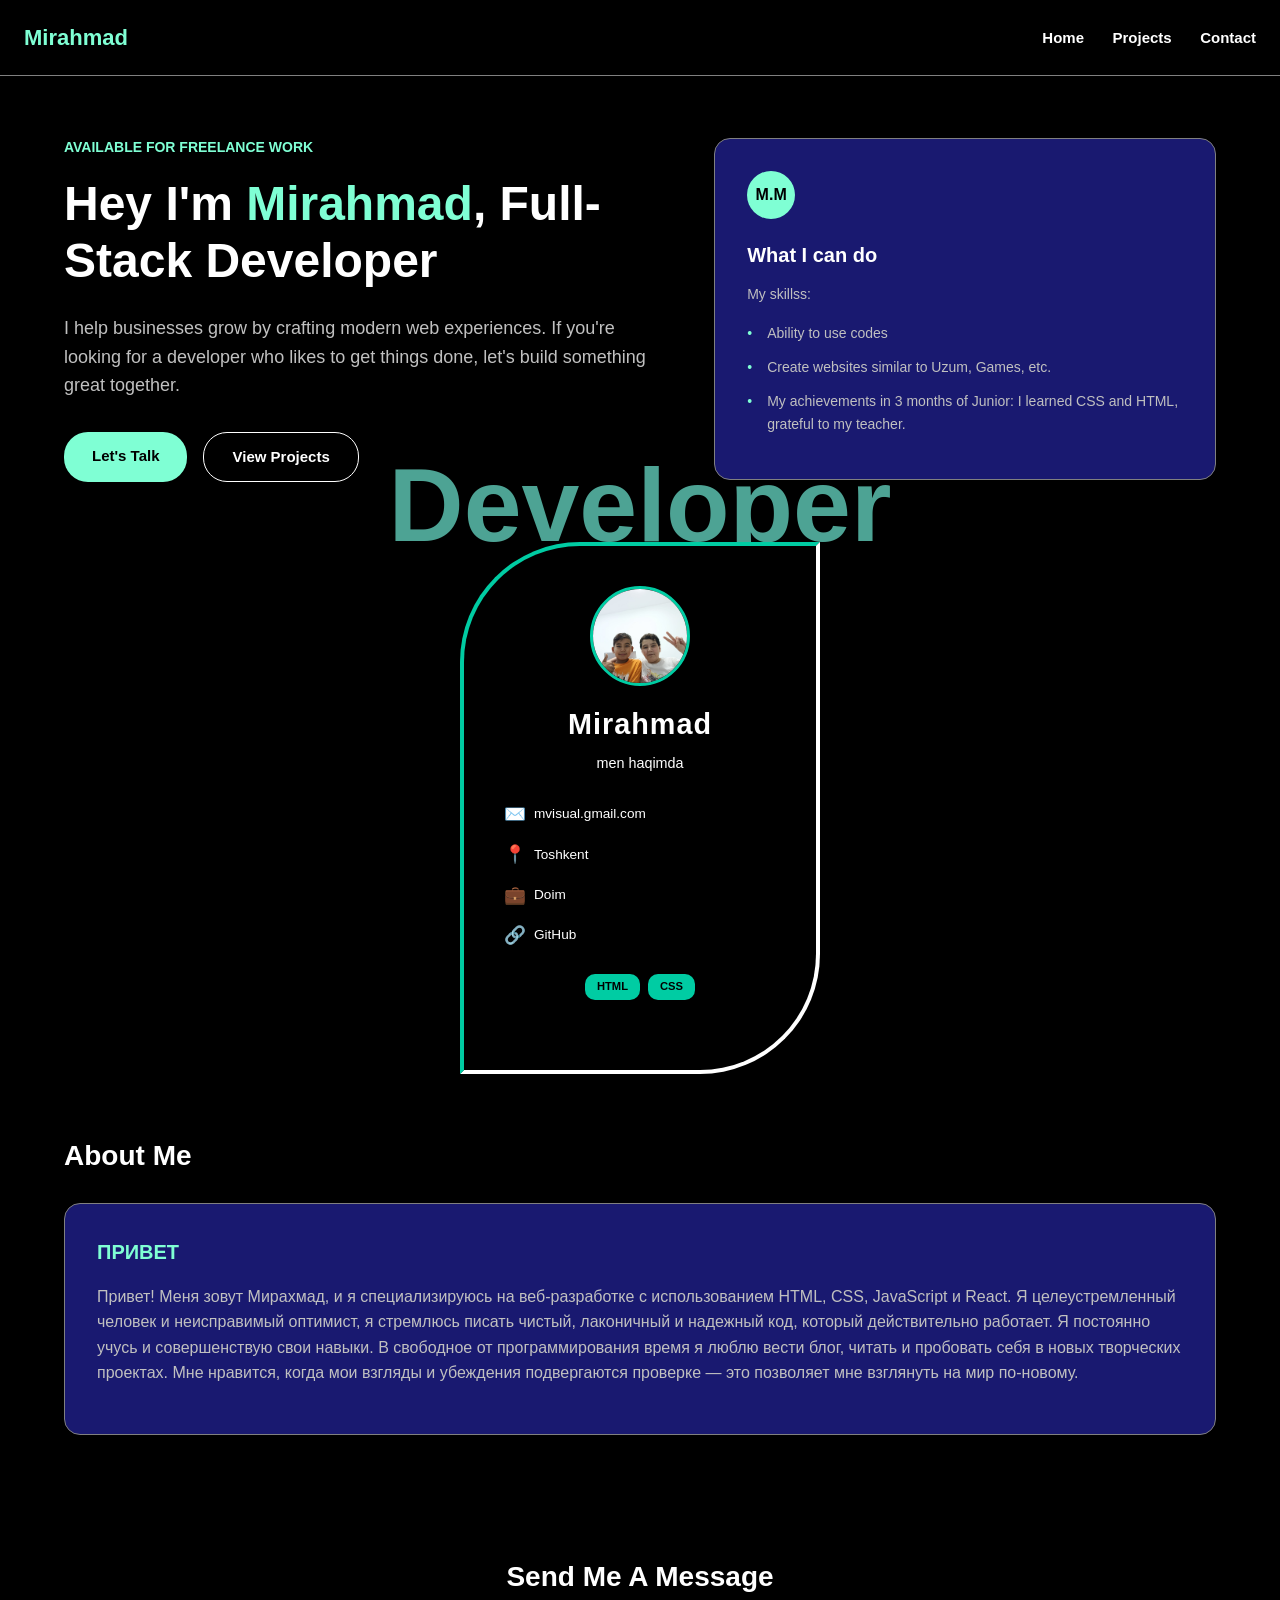
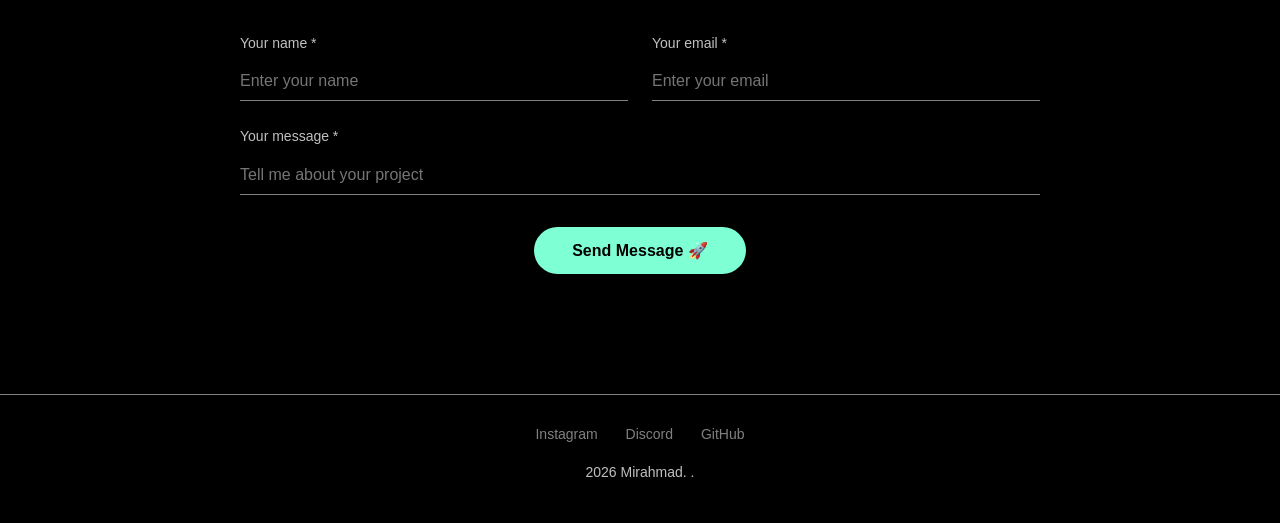
<file: index.html>
<!DOCTYPE html>
<html lang="ru">
<head>
  <meta charset="UTF-8">
  <meta name="viewport" content="width=device-width, initial-scale=1.0">
  <title>Mirahmad - Portfolio</title>
  <link rel="stylesheet" href="./style.css">
</head>
<body>

  <header class="top">
    <div class="logo"> Mirahmad</div>
    <nav class="nav">
      <a href="#">Home</a>
      <a href="#">Projects</a>
      <a href="#contact">Contact</a>
    </nav>
  </header>

  <main>

 
    <section class="hero">
      <div class="hero-content">
        <p class="eyebrow">Available for freelance work</p>
        <h1>Hey I'm <span>Mirahmad</span>, Full-Stack Developer</h1>
        <p class="sub">I help businesses grow by crafting modern web experiences. If you're looking for a developer who likes to get things done, let's build something great together.</p>
        <div class="hero-actions">
          <a href="#contact" class="btn">Let's Talk</a>
          <a href="#" class="btn btn-secondary">View Projects</a>
        </div>
      </div>

      <div class="hero-card">
        <div class="avatar">M.M</div>
        <h3>What I can do</h3>
        <p>My skillss:</p>
        <ul>
          <li>Ability to use codes</li>
          <li>Create websites similar to Uzum, Games, etc.</li>
          <li>My achievements in 3 months of Junior: I learned CSS and HTML, grateful to my teacher.</li>
        </ul>
      </div>
    </section>

       <div class="konteyner">
      <h1 class="orqa-matn">Developer</h1>
      <div class="karta">
        <div class="profil-rasm">
          <img src="./img/photo_2026-07-09_13-06-17.jpg" alt="mm" />
        </div>
        <h2>Mirahmad</h2>
        <p class="kasb">men haqimda</p>
        <div class="malumotlar">
          <div class="satr">
            <span class="belgi">✉️</span>
            <span>mvisual.gmail.com</span>
          </div>
          <div class="satr">
            <span class="belgi">📍</span>
            <span>Toshkent</span>
          </div>
          <div class="satr">
            <span class="belgi">💼</span>
            <span>Doim</span>
          </div>
          <div class="satr">
            <span class="belgi">🔗</span>
            <a href="https://github.com" target="_blank">GitHub</a>
          </div>
        </div>
        <div class="teglar">
          <span class="teg">HTML</span>
          <span class="teg">CSS</span>
        </div>
      </div>
    </div>

    <section class="about">
      <h2>About Me</h2>
      <div class="about-card">
        <h3>ПРИВЕТ</h3>
        <p>Привет! Меня зовут Мирахмад, и я специализируюсь на веб-разработке с использованием HTML, CSS, JavaScript и React. Я целеустремленный человек и неисправимый оптимист, я стремлюсь писать чистый, лаконичный и надежный код, который действительно работает. Я постоянно учусь и совершенствую свои навыки. В свободное от программирования время я люблю вести блог, читать и пробовать себя в новых творческих проектах. Мне нравится, когда мои взгляды и убеждения подвергаются проверке — это позволяет мне взглянуть на мир по-новому.</p>
      </div>
    </section>



    <section class="contact-form-section" id="contact">
      <h2>Send Me A Message</h2>
      <form class="contact-form">
        <div class="form-group">
          <label>Your name *</label>
          <input type="text" placeholder="Enter your name" required>
        </div>
        <div class="form-group">
          <label>Your email *</label>
          <input type="email" placeholder="Enter your email" required>
        </div>
        <div class="form-group full-width">
          <label>Your message *</label>
          <input type="text" placeholder="Tell me about your project" required>
        </div>
        <button type="submit" class="btn-submit">Send Message 🚀</button>
      </form>
    </section>
  </main>

  <footer class="footer">
    <div class="footer-links">
      <a href="https://instagram.com">Instagram</a>
      <a href="https://discord.com">Discord</a>
      <a href="https://github.com">GitHub</a>
    </div>
    <p> 2026 Mirahmad. .</p>
  </footer>

</body>
</html>
</file>
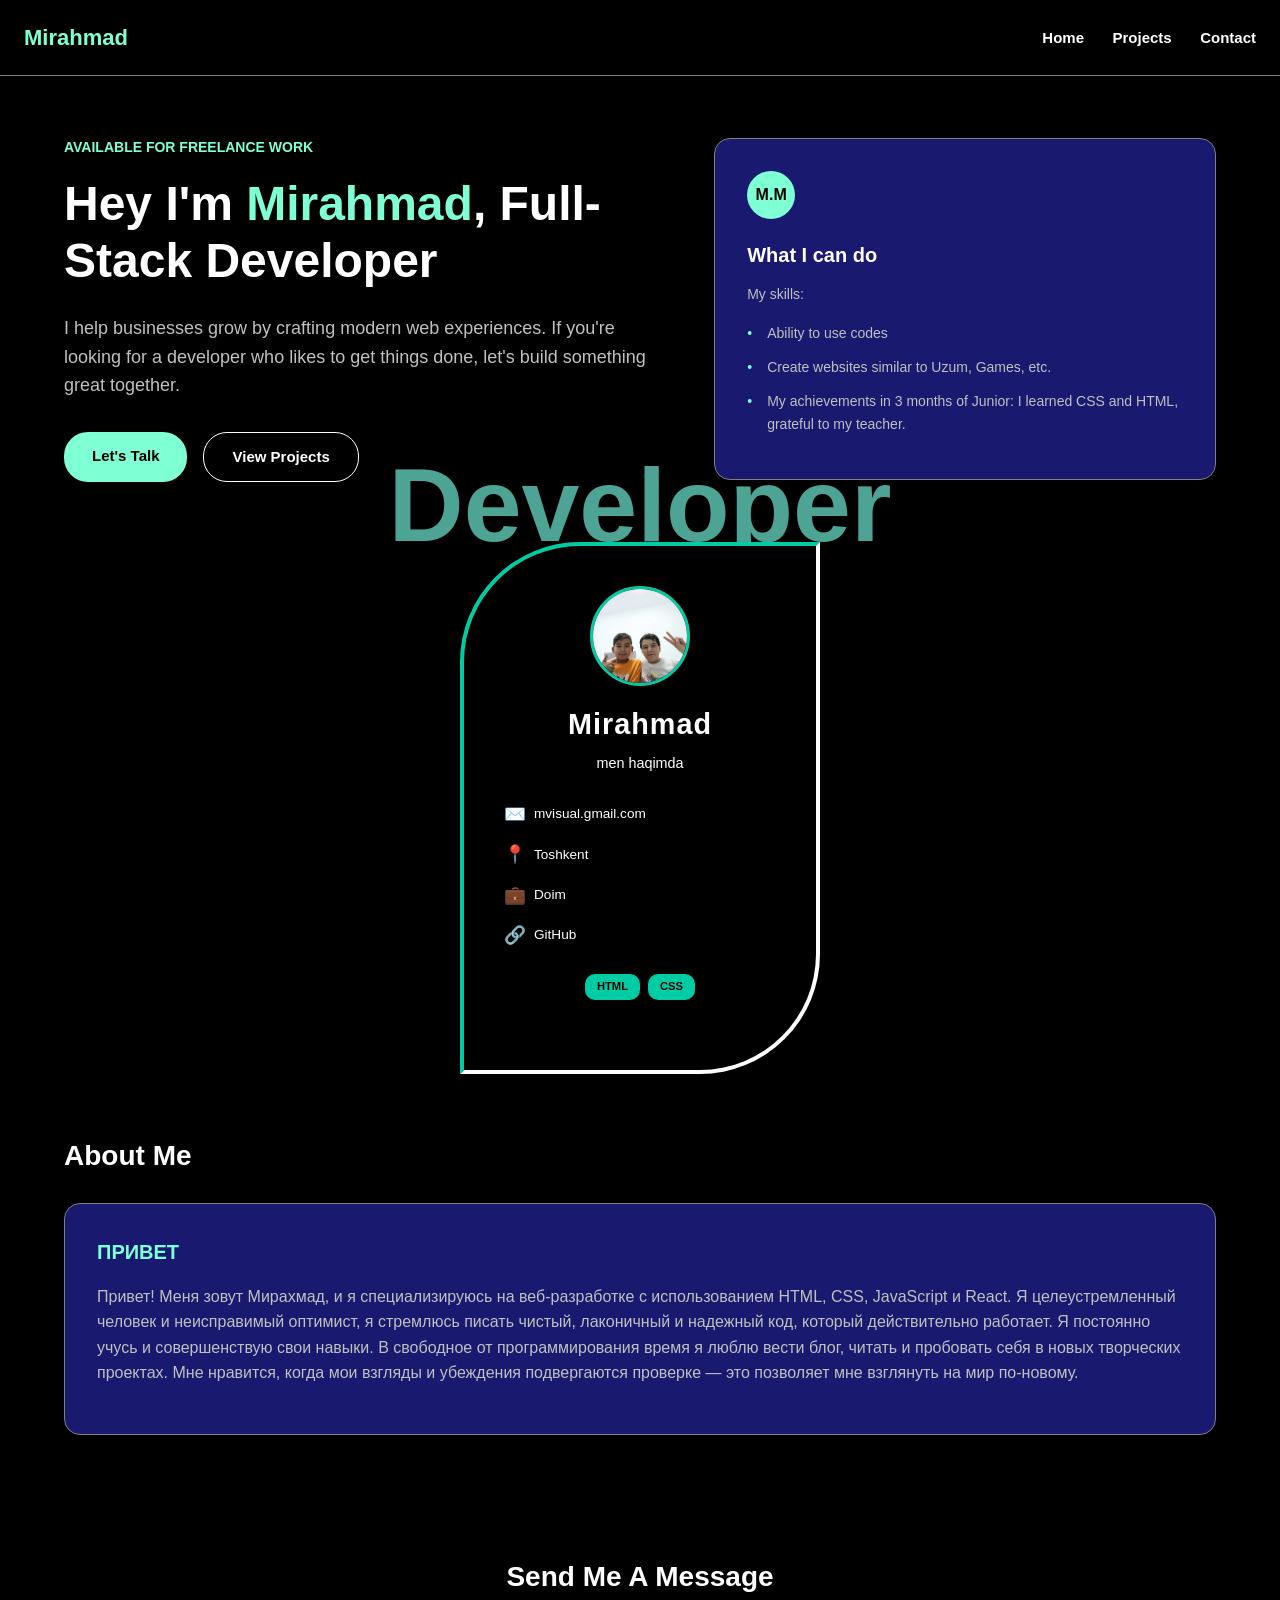
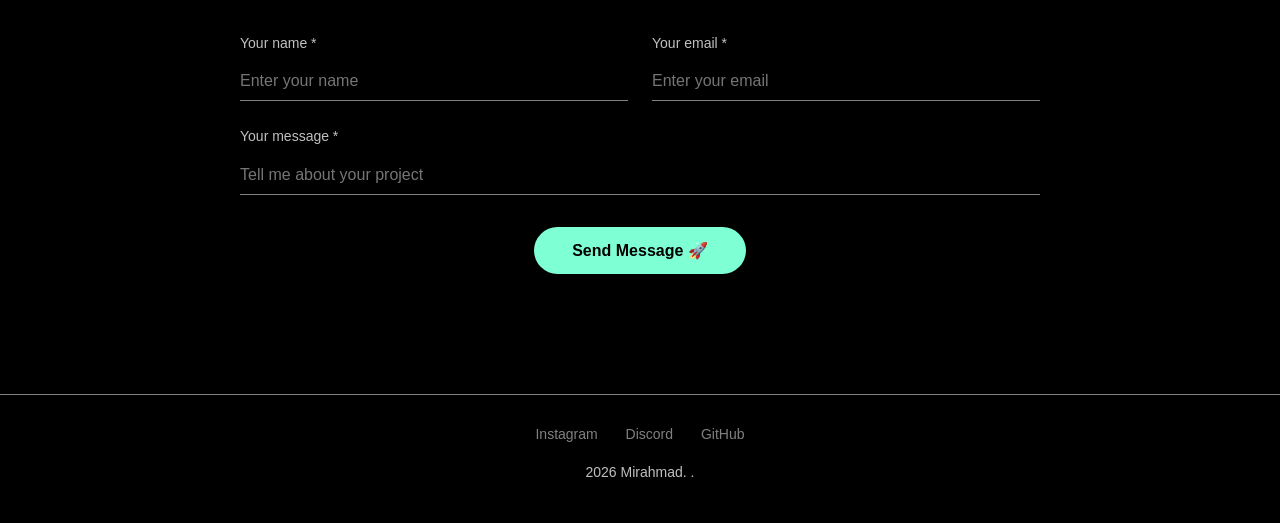
<file: дз.html>
<!DOCTYPE html>
<html lang="ru">
<head>
  <meta charset="UTF-8">
  <meta name="viewport" content="width=device-width, initial-scale=1.0">
  <title>Mirahmad - Portfolio</title>
  <link rel="stylesheet" href="дз.css">
</head>
<body>

  <header class="top">
    <div class="logo"> Mirahmad</div>
    <nav class="nav">
      <a href="#">Home</a>
      <a href="#">Projects</a>
      <a href="#contact">Contact</a>
    </nav>
  </header>

  <main>

 
    <section class="hero">
      <div class="hero-content">
        <p class="eyebrow">Available for freelance work</p>
        <h1>Hey I'm <span>Mirahmad</span>, Full-Stack Developer</h1>
        <p class="sub">I help businesses grow by crafting modern web experiences. If you're looking for a developer who likes to get things done, let's build something great together.</p>
        <div class="hero-actions">
          <a href="#contact" class="btn">Let's Talk</a>
          <a href="#" class="btn btn-secondary">View Projects</a>
        </div>
      </div>

      <div class="hero-card">
        <div class="avatar">M.M</div>
        <h3>What I can do</h3>
        <p>My skills:</p>
        <ul>
          <li>Ability to use codes</li>
          <li>Create websites similar to Uzum, Games, etc.</li>
          <li>My achievements in 3 months of Junior: I learned CSS and HTML, grateful to my teacher.</li>
        </ul>
      </div>
    </section>

       <div class="konteyner">
      <h1 class="orqa-matn">Developer</h1>
      <div class="karta">
        <div class="profil-rasm">
          <img src="./img/photo_2026-07-09_13-06-17.jpg" alt="mm" />
        </div>
        <h2>Mirahmad</h2>
        <p class="kasb">men haqimda</p>
        <div class="malumotlar">
          <div class="satr">
            <span class="belgi">✉️</span>
            <span>mvisual.gmail.com</span>
          </div>
          <div class="satr">
            <span class="belgi">📍</span>
            <span>Toshkent</span>
          </div>
          <div class="satr">
            <span class="belgi">💼</span>
            <span>Doim</span>
          </div>
          <div class="satr">
            <span class="belgi">🔗</span>
            <a href="https://github.com" target="_blank">GitHub</a>
          </div>
        </div>
        <div class="teglar">
          <span class="teg">HTML</span>
          <span class="teg">CSS</span>
        </div>
      </div>
    </div>

    <section class="about">
      <h2>About Me</h2>
      <div class="about-card">
        <h3>ПРИВЕТ</h3>
        <p>Привет! Меня зовут Мирахмад, и я специализируюсь на веб-разработке с использованием HTML, CSS, JavaScript и React. Я целеустремленный человек и неисправимый оптимист, я стремлюсь писать чистый, лаконичный и надежный код, который действительно работает. Я постоянно учусь и совершенствую свои навыки. В свободное от программирования время я люблю вести блог, читать и пробовать себя в новых творческих проектах. Мне нравится, когда мои взгляды и убеждения подвергаются проверке — это позволяет мне взглянуть на мир по-новому.</p>
      </div>
    </section>



    <section class="contact-form-section" id="contact">
      <h2>Send Me A Message</h2>
      <form class="contact-form">
        <div class="form-group">
          <label>Your name *</label>
          <input type="text" placeholder="Enter your name" required>
        </div>
        <div class="form-group">
          <label>Your email *</label>
          <input type="email" placeholder="Enter your email" required>
        </div>
        <div class="form-group full-width">
          <label>Your message *</label>
          <input type="text" placeholder="Tell me about your project" required>
        </div>
        <button type="submit" class="btn-submit">Send Message 🚀</button>
      </form>
    </section>
  </main>

  <footer class="footer">
    <div class="footer-links">
      <a href="https://instagram.com">Instagram</a>
      <a href="https://discord.com">Discord</a>
      <a href="https://github.com">GitHub</a>
    </div>
    <p> 2026 Mirahmad. .</p>
  </footer>

</body>
</html>
</file>
<file: style.css>
html {
  background: black;
  color: white;
  font-family: sans-serif;
  line-height: 1.6;
}

* {
  margin: 0;
  padding: 0;
  box-sizing: border-box;
}

a {
  color: gray;
  text-decoration: none;
}

a:hover {
  color: aquamarine;
}

main {
  max-width: 1200px;
  margin: 0 auto;
  padding: 0 24px 60px;
}

.konteyner {
    position: relative;
    display: flex;
    justify-content: center;
    align-items: center;
    width: 100%;
}


.orqa-matn {
    position: absolute;
    top: -120px;
    font-size: 6.5rem;
    color: #4da394;
    font-weight: bold;
    z-index: 1;
    font-family: sans-serif;
}


.karta {
    background-color: black;
    border: 4px solid white;
    border-left-color: #00cca3;
    border-top-color: #00cca3;
    padding: 40px 30px;
    width: 360px;
    text-align: center;
    color: white;
    z-index: 2;
    border-top-left-radius: 120px;
    border-bottom-right-radius: 120px;
    border-top-right-radius: 0px;
    border-bottom-left-radius: 0px;
}

.profil-rasm {
    width: 100px;
    height: 100px;
    border-radius: 50%;
    border: 3px solid #00cca3;
    margin: 0 auto 15px auto;
    overflow: hidden;
    background-color: white;
}

.profil-rasm img {
    width: 100%;
    height: 100%;
    object-fit: cover;
}

.karta h2 {
    font-size: 1.8rem;
    margin-bottom: 5px;
    letter-spacing: 1px;
}

.kasb {
    font-size: 0.9rem;
    color: white;
    margin-bottom: 25px;
}


.malumotlar {
    text-align: left;
    margin-bottom: 25px;
    padding-left: 10px;
}

.satr {
    display: flex;
    align-items: center;
    margin-bottom: 12px;
    font-size: 0.85rem;
}

.belgi {
    color: #00cca3;
    margin-right: 15px;
    font-size: 1.1rem;
    width: 15px;
    text-align: center;
}

.malumotlar a {
    color: white;
    text-decoration: none;
}

.malumotlar a:hover {
    text-decoration: underline;
}

.teglar {
    display: flex;
    justify-content: center;
    gap: 8px;
    margin-bottom: 30px;
}

.teg {
    background-color: #00cca3;
    color: black;
    font-size: 0.7rem;
    font-weight: bold;
    padding: 4px 12px;
    border-radius: 10px;
}

.tugma {
    display: inline-flex;
    align-items: center;
    justify-content: center;
    gap: 10px;
    background-color: white;
    color: black;
    text-decoration: none;
    font-size: 0.9rem;
    padding: 10px 25px;
    border-radius: 20px;
    font-weight: bold;
    transition: 0.2s;
}

.tugma:hover {
    background-color: #e6e6e6;
}

.top {
  display: flex;
  justify-content: space-between;
  align-items: center;
  padding: 20px 24px;
  border-bottom: 1px solid gray;
  background: black;
  position: sticky;
  top: 0;
  z-index: 10;
}

.logo {
  color: aquamarine;
  font-size: 22px;
  font-weight: bold;
}

.nav a {
  margin-left: 24px;
  font-size: 15px;
  font-weight: bold;
  color: white;
}

.nav a:hover {
  color: aquamarine;
}

.hero {
  display: grid;
  grid-template-columns: 1.2fr 1fr;
  gap: 48px;
  align-items: center;
  padding: 60px 0;
}

.eyebrow {
  color: aquamarine;
  font-size: 14px;
  font-weight: bold;
  text-transform: uppercase;
  margin-bottom: 16px;
}

.hero h1 {
  font-size: 48px;
  line-height: 1.2;
  color: white;
  margin-bottom: 24px;
}

.hero h1 span {
  color: aquamarine;
}

.sub {
  color: silver;
  font-size: 18px;
  margin-bottom: 32px;
}

.hero-actions {
  display: flex;
  gap: 16px;
}

.btn {
  background: aquamarine;
  color: black;
  border: none;
  padding: 12px 28px;
  border-radius: 24px;
  font-size: 15px;
  font-weight: bold;
  cursor: pointer;
}

.btn:hover {
  background: darkcyan;
  color: white;
}

.btn-secondary {
  background: transparent;
  color: white;
  border: 1px solid white;
}

.btn-secondary:hover {
  background: white;
  color: black;
}

.hero-card {
  background: midnightblue;
  border: 1px solid gray;
  border-radius: 16px;
  padding: 32px;
}

.avatar {
  width: 48px;
  height: 48px;
  background: aquamarine;
  color: black;
  border-radius: 50%;
  display: flex;
  align-items: center;
  justify-content: center;
  font-weight: bold;
  margin-bottom: 20px;
}

.hero-card h3 {
  color: white;
  font-size: 20px;
  margin-bottom: 12px;
}

.hero-card p {
  color: silver;
  font-size: 14px;
  margin-bottom: 16px;
}

.hero-card ul {
  list-style: none;
}

.hero-card li {
  color: silver;
  font-size: 14px;
  margin-bottom: 12px;
  padding-left: 20px;
  position: relative;
}

.hero-card li::before {
  content: "•";
  color: aquamarine;
  position: absolute;
  left: 0;
}

.about {
  padding: 60px 0;
}

.about h2 {
  color: white;
  font-size: 28px;
  margin-bottom: 24px;
}

.about-card {
  background: midnightblue;
  border: 1px solid gray;
  border-radius: 16px;
  padding: 32px;
}

.about-card h3 {
  color: aquamarine;
  font-size: 20px;
  margin-bottom: 16px;
}

.about-card p {
  color: silver;
  font-size: 16px;
  margin-bottom: 16px;
}

.contact-form-section {
  padding: 60px 0;
}

.contact-form-section h2 {
  color: white;
  font-size: 28px;
  margin-bottom: 32px;
  text-align: center;
}

.contact-form {
  display: grid;
  grid-template-columns: repeat(2, 1fr);
  gap: 24px;
  max-width: 800px;
  margin: 0 auto;
}

.form-group {
  display: flex;
  flex-direction: column;
}

.form-group.full-width {
  grid-column: span 2;
}

.form-group label {
  color: silver;
  font-size: 14px;
  margin-bottom: 8px;
}

.contact-form input {
  background: transparent;
  border: none;
  border-bottom: 1px solid gray;
  color: white;
  padding: 10px 0;
  font-size: 16px;
  outline: none;
}

.contact-form input:focus {
  border-bottom-color: aquamarine;
}

.btn-submit {
  grid-column: span 2;
  justify-self: center;
  background: aquamarine;
  color: black;
  border: none;
  padding: 14px 38px;
  border-radius: 24px;
  font-size: 16px;
  font-weight: bold;
  cursor: pointer;
  margin-top: 8px;
}

.footer {
  border-top: 1px solid gray;
  text-align: center;
  padding: 28px 20px 40px;
  color: silver;
  font-size: 14px;
}

.footer-links {
  margin-bottom: 16px;
}

.footer-links a {
  margin: 0 12px;
}
</file>
<file: дз.css>
html {
  background: black;
  color: white;
  font-family: sans-serif;
  line-height: 1.6;
}

* {
  margin: 0;
  padding: 0;
  box-sizing: border-box;
}

a {
  color: gray;
  text-decoration: none;
}

a:hover {
  color: aquamarine;
}

main {
  max-width: 1200px;
  margin: 0 auto;
  padding: 0 24px 60px;
}

.konteyner {
    position: relative;
    display: flex;
    justify-content: center;
    align-items: center;
    width: 100%;
}


.orqa-matn {
    position: absolute;
    top: -120px;
    font-size: 6.5rem;
    color: #4da394;
    font-weight: bold;
    z-index: 1;
    font-family: sans-serif;
}


.karta {
    background-color: black;
    border: 4px solid white;
    border-left-color: #00cca3;
    border-top-color: #00cca3;
    padding: 40px 30px;
    width: 360px;
    text-align: center;
    color: white;
    z-index: 2;
    border-top-left-radius: 120px;
    border-bottom-right-radius: 120px;
    border-top-right-radius: 0px;
    border-bottom-left-radius: 0px;
}

.profil-rasm {
    width: 100px;
    height: 100px;
    border-radius: 50%;
    border: 3px solid #00cca3;
    margin: 0 auto 15px auto;
    overflow: hidden;
    background-color: white;
}

.profil-rasm img {
    width: 100%;
    height: 100%;
    object-fit: cover;
}

.karta h2 {
    font-size: 1.8rem;
    margin-bottom: 5px;
    letter-spacing: 1px;
}

.kasb {
    font-size: 0.9rem;
    color: white;
    margin-bottom: 25px;
}


.malumotlar {
    text-align: left;
    margin-bottom: 25px;
    padding-left: 10px;
}

.satr {
    display: flex;
    align-items: center;
    margin-bottom: 12px;
    font-size: 0.85rem;
}

.belgi {
    color: #00cca3;
    margin-right: 15px;
    font-size: 1.1rem;
    width: 15px;
    text-align: center;
}

.malumotlar a {
    color: white;
    text-decoration: none;
}

.malumotlar a:hover {
    text-decoration: underline;
}

.teglar {
    display: flex;
    justify-content: center;
    gap: 8px;
    margin-bottom: 30px;
}

.teg {
    background-color: #00cca3;
    color: black;
    font-size: 0.7rem;
    font-weight: bold;
    padding: 4px 12px;
    border-radius: 10px;
}

.tugma {
    display: inline-flex;
    align-items: center;
    justify-content: center;
    gap: 10px;
    background-color: white;
    color: black;
    text-decoration: none;
    font-size: 0.9rem;
    padding: 10px 25px;
    border-radius: 20px;
    font-weight: bold;
    transition: 0.2s;
}

.tugma:hover {
    background-color: #e6e6e6;
}

.top {
  display: flex;
  justify-content: space-between;
  align-items: center;
  padding: 20px 24px;
  border-bottom: 1px solid gray;
  background: black;
  position: sticky;
  top: 0;
  z-index: 10;
}

.logo {
  color: aquamarine;
  font-size: 22px;
  font-weight: bold;
}

.nav a {
  margin-left: 24px;
  font-size: 15px;
  font-weight: bold;
  color: white;
}

.nav a:hover {
  color: aquamarine;
}

.hero {
  display: grid;
  grid-template-columns: 1.2fr 1fr;
  gap: 48px;
  align-items: center;
  padding: 60px 0;
}

.eyebrow {
  color: aquamarine;
  font-size: 14px;
  font-weight: bold;
  text-transform: uppercase;
  margin-bottom: 16px;
}

.hero h1 {
  font-size: 48px;
  line-height: 1.2;
  color: white;
  margin-bottom: 24px;
}

.hero h1 span {
  color: aquamarine;
}

.sub {
  color: silver;
  font-size: 18px;
  margin-bottom: 32px;
}

.hero-actions {
  display: flex;
  gap: 16px;
}

.btn {
  background: aquamarine;
  color: black;
  border: none;
  padding: 12px 28px;
  border-radius: 24px;
  font-size: 15px;
  font-weight: bold;
  cursor: pointer;
}

.btn:hover {
  background: darkcyan;
  color: white;
}

.btn-secondary {
  background: transparent;
  color: white;
  border: 1px solid white;
}

.btn-secondary:hover {
  background: white;
  color: black;
}

.hero-card {
  background: midnightblue;
  border: 1px solid gray;
  border-radius: 16px;
  padding: 32px;
}

.avatar {
  width: 48px;
  height: 48px;
  background: aquamarine;
  color: black;
  border-radius: 50%;
  display: flex;
  align-items: center;
  justify-content: center;
  font-weight: bold;
  margin-bottom: 20px;
}

.hero-card h3 {
  color: white;
  font-size: 20px;
  margin-bottom: 12px;
}

.hero-card p {
  color: silver;
  font-size: 14px;
  margin-bottom: 16px;
}

.hero-card ul {
  list-style: none;
}

.hero-card li {
  color: silver;
  font-size: 14px;
  margin-bottom: 12px;
  padding-left: 20px;
  position: relative;
}

.hero-card li::before {
  content: "•";
  color: aquamarine;
  position: absolute;
  left: 0;
}

.about {
  padding: 60px 0;
}

.about h2 {
  color: white;
  font-size: 28px;
  margin-bottom: 24px;
}

.about-card {
  background: midnightblue;
  border: 1px solid gray;
  border-radius: 16px;
  padding: 32px;
}

.about-card h3 {
  color: aquamarine;
  font-size: 20px;
  margin-bottom: 16px;
}

.about-card p {
  color: silver;
  font-size: 16px;
  margin-bottom: 16px;
}

.contact-form-section {
  padding: 60px 0;
}

.contact-form-section h2 {
  color: white;
  font-size: 28px;
  margin-bottom: 32px;
  text-align: center;
}

.contact-form {
  display: grid;
  grid-template-columns: repeat(2, 1fr);
  gap: 24px;
  max-width: 800px;
  margin: 0 auto;
}

.form-group {
  display: flex;
  flex-direction: column;
}

.form-group.full-width {
  grid-column: span 2;
}

.form-group label {
  color: silver;
  font-size: 14px;
  margin-bottom: 8px;
}

.contact-form input {
  background: transparent;
  border: none;
  border-bottom: 1px solid gray;
  color: white;
  padding: 10px 0;
  font-size: 16px;
  outline: none;
}

.contact-form input:focus {
  border-bottom-color: aquamarine;
}

.btn-submit {
  grid-column: span 2;
  justify-self: center;
  background: aquamarine;
  color: black;
  border: none;
  padding: 14px 38px;
  border-radius: 24px;
  font-size: 16px;
  font-weight: bold;
  cursor: pointer;
  margin-top: 8px;
}

.footer {
  border-top: 1px solid gray;
  text-align: center;
  padding: 28px 20px 40px;
  color: silver;
  font-size: 14px;
}

.footer-links {
  margin-bottom: 16px;
}

.footer-links a {
  margin: 0 12px;
}
</file>
